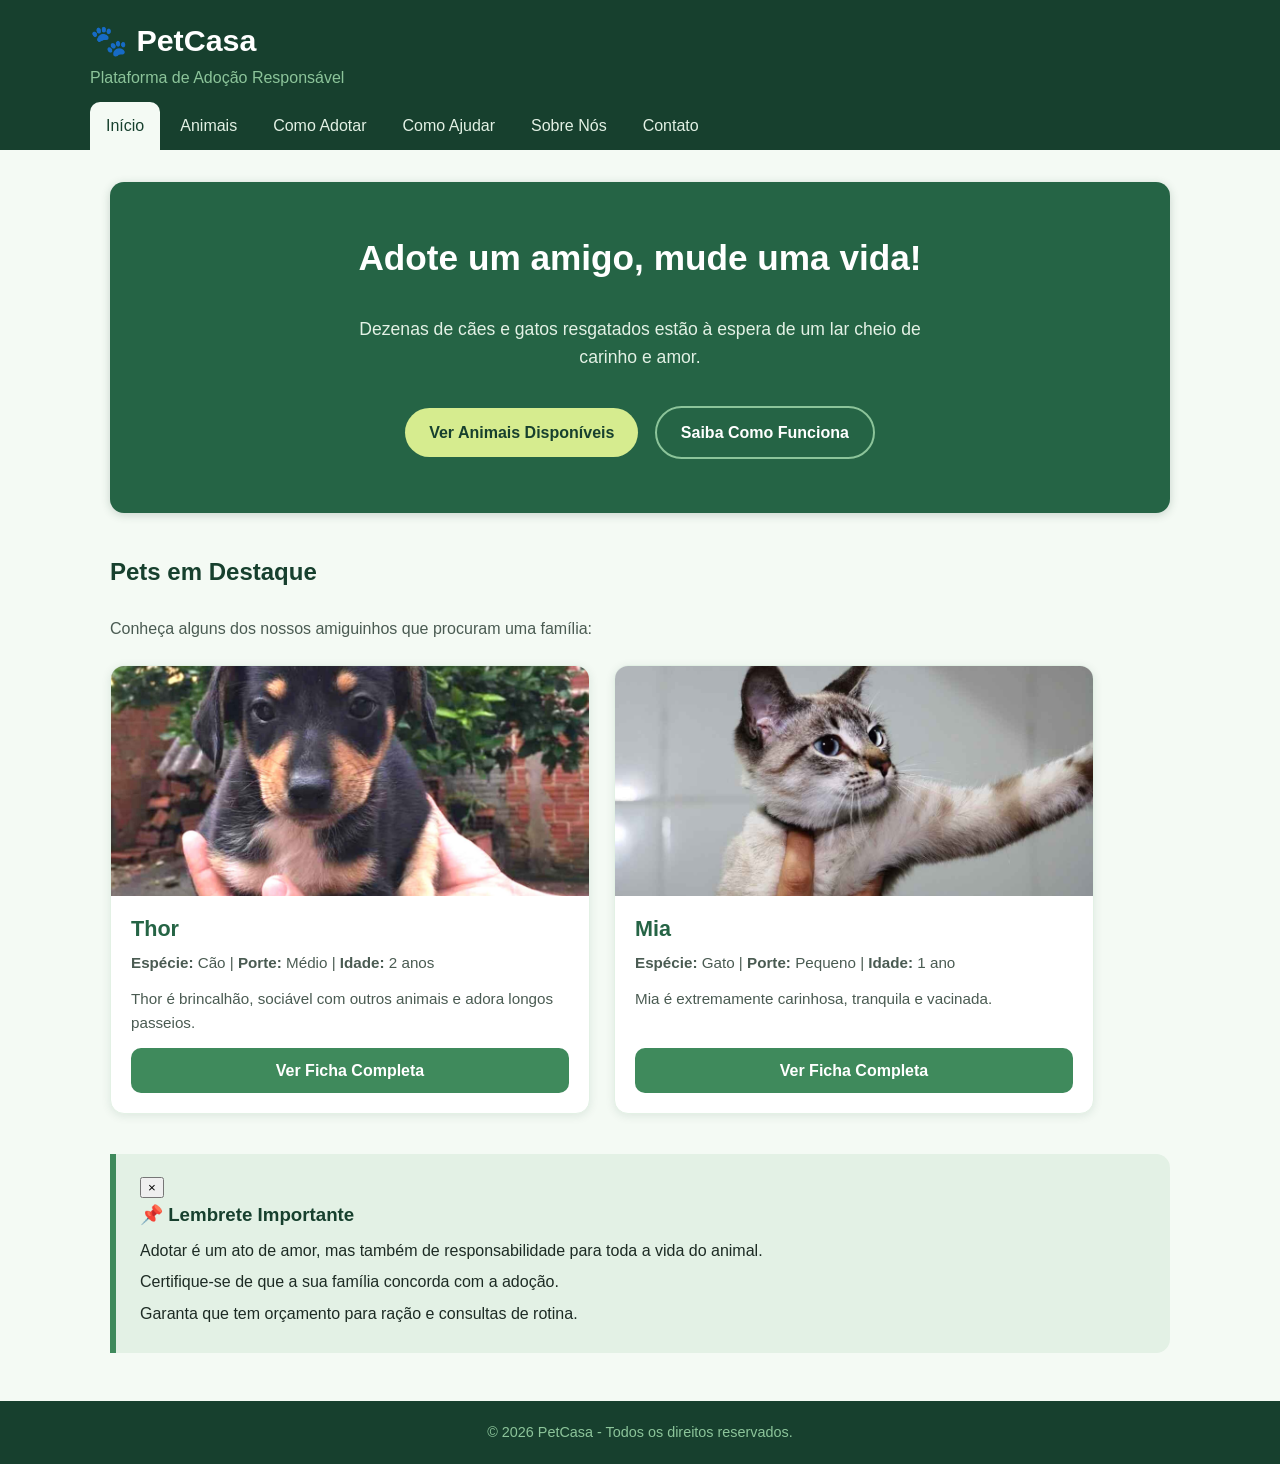
<file: index.html>
<!DOCTYPE html>
<html lang="pt-BR">
<head>
    <meta charset="UTF-8">
    <meta name="viewport" content="width=device-width, initial-scale=1.0">
    <title>PetCasa - Início</title>
    <link rel="stylesheet" href="assets/css/style.css">
    <script src="assets/js/script.js" defer></script>
</head>
<body>

    
    <header>
        <div class="logo">
            <h1>🐾 PetCasa</h1>
            <p>Plataforma de Adoção Responsável</p>
        </div>

        <nav>
                <a href="index.html" class="ativo">Início</a>
                <a href="pages/animais.html">Animais</a>
                <a href="pages/como-adotar.html">Como Adotar</a>
                <a href="pages/como_ajudar.html">Como Ajudar</a>
                <a href="pages/sobre.html">Sobre Nós</a>
                <a href="pages/contato.html">Contato</a>
        </nav>
    </header>

    
    <main>

        
        <section class="banner-hero">
            <h2>Adote um amigo, mude uma vida!</h2>
            <p>Dezenas de cães e gatos resgatados estão à espera de um lar cheio de carinho e amor.</p>
            <a href="pages/animais.html">Ver Animais Disponíveis</a>
            <a href="pages/como-adotar.html">Saiba Como Funciona</a>
        </section>

        
        <section class="destaques">
            <h2>Pets em Destaque</h2>
            <p>Conheça alguns dos nossos amiguinhos que procuram uma família:</p>

            <article class="card-pet">
                <img src="assets/img/thor.jpg" alt="Foto do cão Thor" width="250">
                <h3>Thor</h3>
                <p><strong>Espécie:</strong> Cão | <strong>Porte:</strong> Médio | <strong>Idade:</strong> 2 anos</p>
                <p>Thor é brincalhão, sociável com outros animais e adora longos passeios.</p>
                <a href="pages/detalhes-animal.html#thor">Ver Ficha Completa</a>
            </article>

            <article class="card-pet">
                <img src="assets/img/mia.jpg" alt="Foto da gata Mia" width="250">
                <h3>Mia</h3>
                <p><strong>Espécie:</strong> Gato | <strong>Porte:</strong> Pequeno | <strong>Idade:</strong> 1 ano</p>
                <p>Mia é extremamente carinhosa, tranquila e vacinada.</p>
                <a href="pages/detalhes-animal.html#mia">Ver Ficha Completa</a>
            </article>
        </section>

        
        <aside>
            <h3>📌 Lembrete Importante</h3>
            <p>Adotar é um ato de amor, mas também de responsabilidade para toda a vida do animal.</p>
            <p>Certifique-se de que a sua família concorda com a adoção.</p>
            <p>Garanta que tem orçamento para ração e consultas de rotina.</p>
            
        </aside>

    </main>

    
    <footer>
        <p>&copy; 2026 PetCasa - Todos os direitos reservados.</p>
    </footer>

    
</body>
</html>
</file>
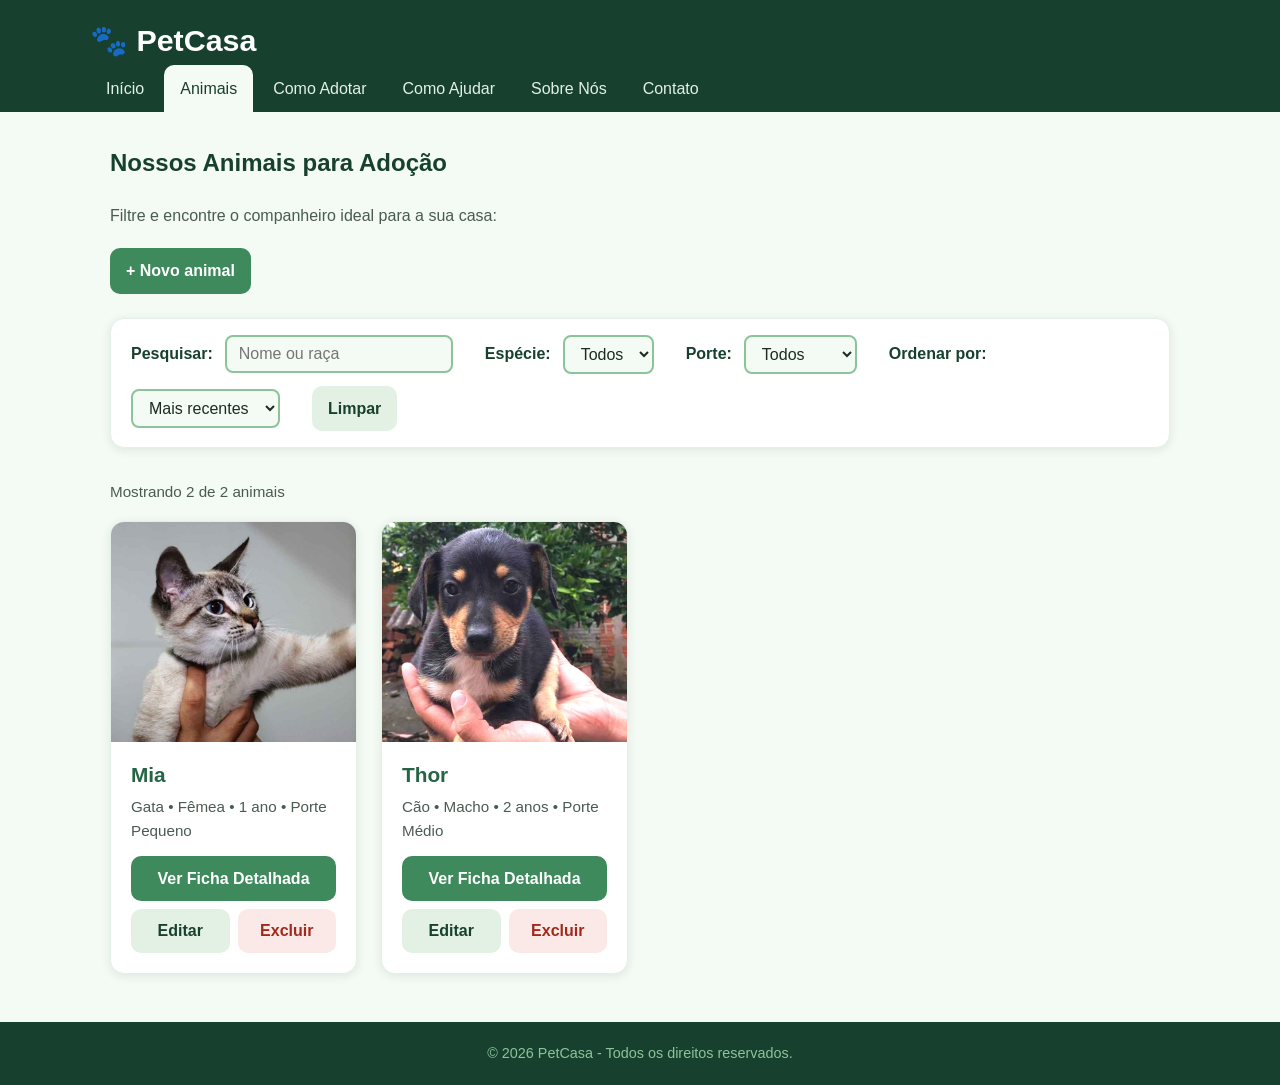
<file: pages/animais.html>
<!DOCTYPE html>
<html lang="pt-BR">
<head>
    <meta charset="UTF-8">
    <meta name="viewport" content="width=device-width, initial-scale=1.0">
    <title>PetCasa - Animais para Adoção</title>
    <link rel="stylesheet" href="../assets/css/style.css">
    <link rel="stylesheet" href="../assets/css/animais.css">
    <script src="../assets/js/animais.js" defer></script>

</head>
<body>

    <header>
        <div class="logo">
            <h1>🐾 PetCasa</h1>
        </div>
        <nav>
                <a href="../index.html">Início</a>
                <a href="animais.html" class="ativo">Animais</a>
                <a href="como-adotar.html">Como Adotar</a>
                <a href="como_ajudar.html">Como Ajudar</a>
                <a href="sobre.html">Sobre Nós</a>
                <a href="contato.html">Contato</a>
        </nav>
    </header>

    <main>
        <section class="catalogo">
            <h2>Nossos Animais para Adoção</h2>
            <p>Filtre e encontre o companheiro ideal para a sua casa:</p>

            
            <button type="button" id="btn-novo" class="btn btn-primario btn-novo">+ Novo animal</button>


            <div class="filtros">
                <label for="busca">Pesquisar:</label>
                <input type="search" id="busca" placeholder="Nome ou raça" autocomplete="off">

                <label for="filtro-especie">Espécie:</label>
                <select id="filtro-especie">
                    <option value="todos">Todos</option>
                    <option value="cao">Cães</option>
                    <option value="gato">Gatos</option>
                </select>

                <label for="filtro-porte">Porte:</label>
                <select id="filtro-porte">
                    <option value="todos">Todos</option>
                    <option value="pequeno">Pequeno</option>
                    <option value="medio">Médio</option>
                    <option value="grande">Grande</option>
                </select>

               
                <label for="ordenacao">Ordenar por:</label>
                <select id="ordenacao">
                    <option value="recentes">Mais recentes</option>
                    <option value="antigos">Mais antigos</option>
                    <option value="nome-az">Nome (A–Z)</option>
                    <option value="nome-za">Nome (Z–A)</option>
                    <option value="idade-asc">Idade (menor)</option>
                    <option value="idade-desc">Idade (maior)</option>
                </select>

                <button type="button" id="btn-limpar" class="btn btn-secundario">Limpar</button>
            </div>

            <p id="contagem" class="contagem" aria-live="polite"></p>
  
            <div class="grid-animais"></div>
        </section>
    </main>

    
    <dialog id="dialogo-form" aria-labelledby="titulo-form">
        <form id="form-animal" novalidate>
            <h3 id="titulo-form">Novo animal</h3>

            <input type="hidden" id="animal-id">
            <input type="hidden" id="animal-foto">

            <div class="campos-form">
                <div class="campo campo-largo">
                    <label for="nome">Nome *</label>
                    <input type="text" id="nome" name="nome" maxlength="40" autocomplete="off">
                    <span class="erro" data-erro="nome" role="alert"></span>
                </div>

                <div class="campo">
                    <label for="especie">Espécie *</label>
                    <select id="especie" name="especie">
                        <option value="">Selecione</option>
                        <option value="Cão">Cão</option>
                        <option value="Gato">Gato</option>
                    </select>
                    <span class="erro" data-erro="especie" role="alert"></span>
                </div>

                <div class="campo">
                    <label for="raca">Raça</label>
                    <input type="text" id="raca" name="raca" list="lista-racas" autocomplete="off"
                           placeholder="Digite para ver sugestões">
                    <datalist id="lista-racas"></datalist>
                </div>

                <div class="campo campo-largo">
                    <div class="bloco-api">
                        <button type="button" id="btn-buscar-foto" class="btn btn-secundario">Buscar foto da raça</button>
                        <img id="previa-foto" class="previa-foto" alt="Pré-visualização da foto" hidden>
                    </div>
                    <span id="status-api" class="status-api" aria-live="polite"></span>
                </div>

                <div class="campo">
                    <label for="porte">Porte *</label>
                    <select id="porte" name="porte">
                        <option value="">Selecione</option>
                        <option value="Pequeno">Pequeno</option>
                        <option value="Médio">Médio</option>
                        <option value="Grande">Grande</option>
                    </select>
                    <span class="erro" data-erro="porte" role="alert"></span>
                </div>

                <div class="campo">
                    <label for="idade">Idade (anos) *</label>
                    <input type="number" id="idade" name="idade" min="0" max="30" step="1">
                    <span class="erro" data-erro="idade" role="alert"></span>
                </div>

                <div class="campo">
                    <label for="sexo">Sexo *</label>
                    <select id="sexo" name="sexo">
                        <option value="">Selecione</option>
                        <option value="Macho">Macho</option>
                        <option value="Fêmea">Fêmea</option>
                    </select>
                    <span class="erro" data-erro="sexo" role="alert"></span>
                </div>

                <div class="campo">
                    <label for="status">Situação *</label>
                    <select id="status" name="status">
                        <option value="">Selecione</option>
                        <option value="Disponível">Disponível</option>
                        <option value="Em processo">Em processo</option>
                        <option value="Adotado">Adotado</option>
                    </select>
                    <span class="erro" data-erro="status" role="alert"></span>
                </div>

                <div class="campo campo-largo">
                    <label for="descricao">Descrição *</label>
                    <textarea id="descricao" name="descricao" rows="4"></textarea>
                    <span class="erro" data-erro="descricao" role="alert"></span>
                </div>
            </div>

            <div class="acoes-form">
                <button type="submit" class="btn btn-primario">Salvar</button>
                <button type="button" id="btn-cancelar" class="btn btn-secundario">Cancelar</button>
            </div>
        </form>
    </dialog>

    <footer>
        <p>&copy; 2026 PetCasa - Todos os direitos reservados.</p>
    </footer>


</body>
</html>
</file>
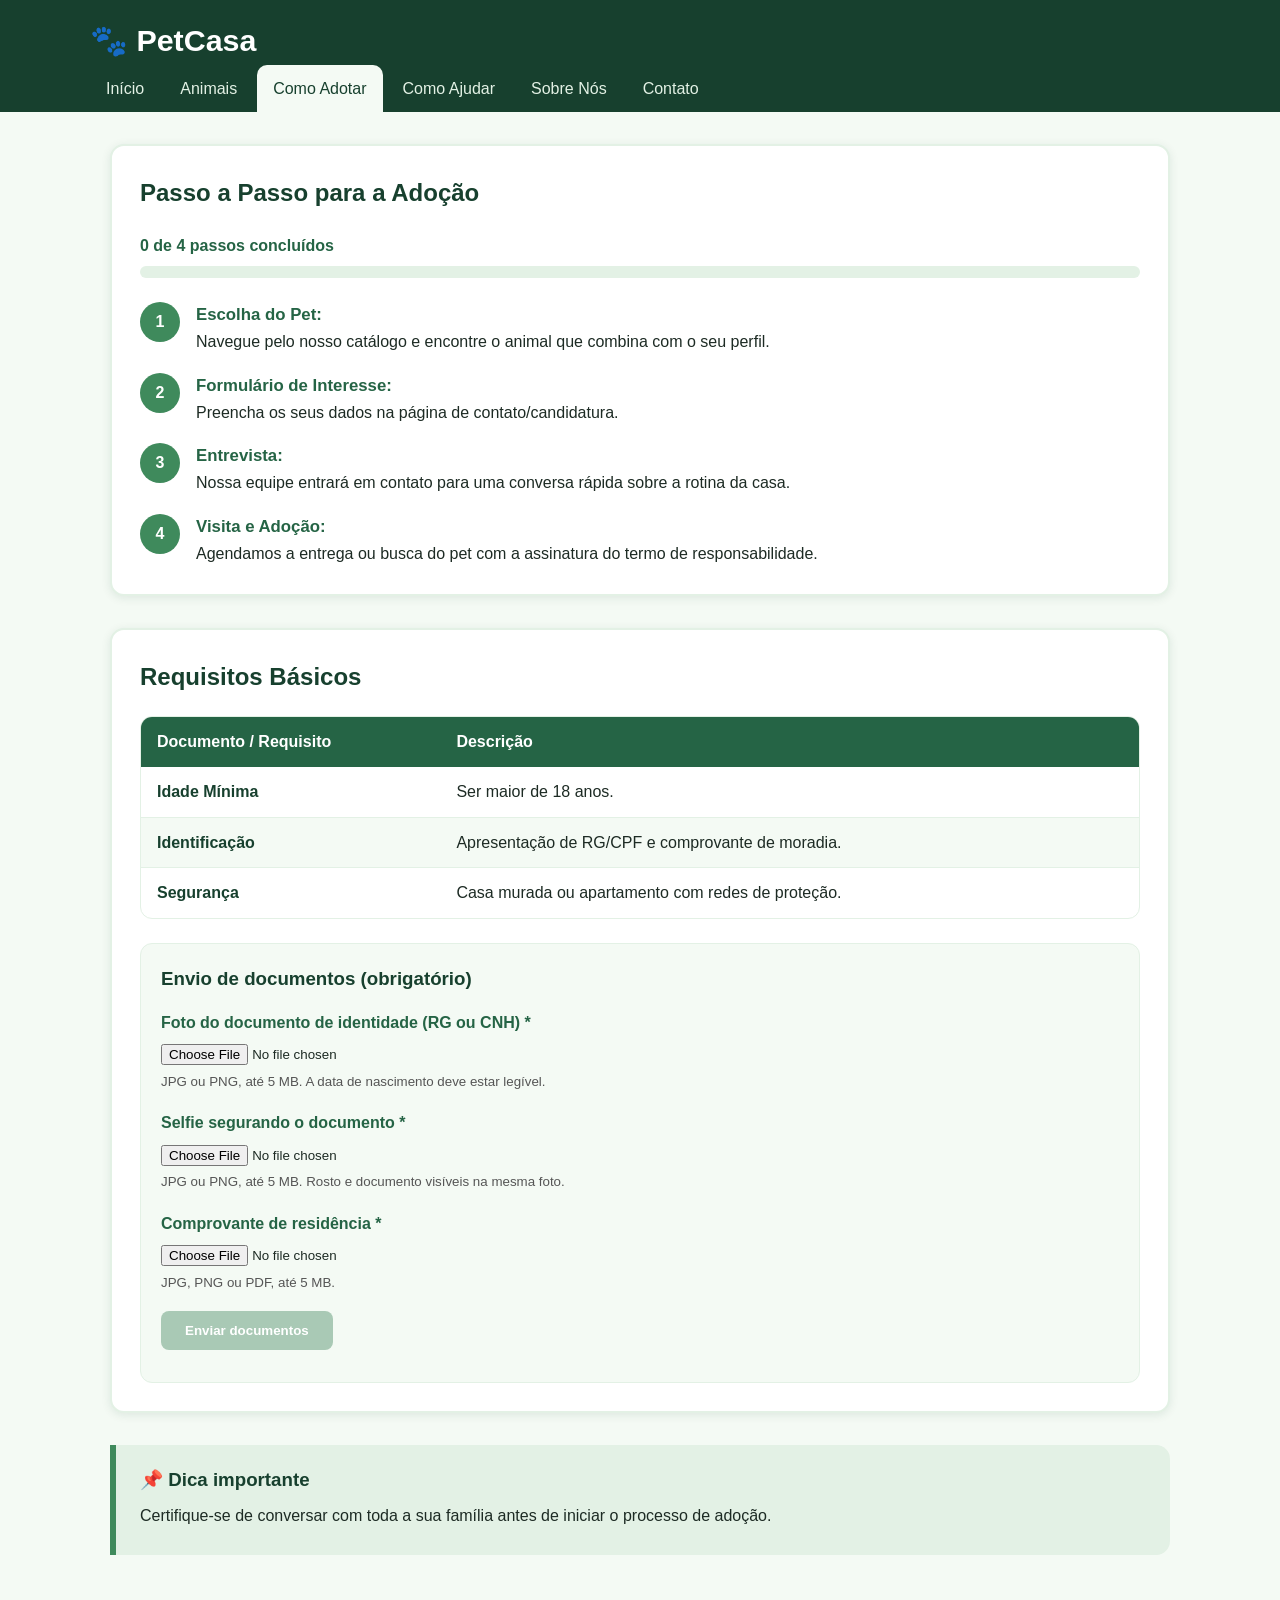
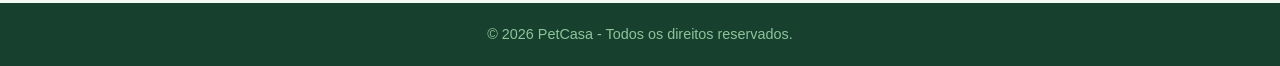
<file: pages/como-adotar.html>
<!DOCTYPE html>
<html lang="pt-BR">
<head>
    <meta charset="UTF-8">
    <meta name="viewport" content="width=device-width, initial-scale=1.0">
    <title>PetCasa - Como Adotar</title>
    <link rel="stylesheet" href="../assets/css/style.css">
    <link rel="stylesheet" href="../assets/css/como-adotar.css">
    <script src="../assets/js/como-adotar.js" defer></script>
    
</head>
<body>

    <header>
        <div class="logo">
            <h1>🐾 PetCasa</h1>
        </div>
        <nav>
                <a href="../index.html">Início</a>
                <a href="animais.html">Animais</a>
                <a href="como-adotar.html" class="ativo">Como Adotar</a>
                <a href="como_ajudar.html">Como Ajudar</a>
                <a href="sobre.html">Sobre Nós</a>
                <a href="contato.html">Contato</a>
        </nav>
    </header>

    <main>
        <section class="passos-adocao">
            <h2>Passo a Passo para a Adoção</h2>

            <p><strong>Escolha do Pet:</strong> Navegue pelo nosso catálogo e encontre o animal que combina com o seu perfil.</p>
            <p><strong>Formulário de Interesse:</strong> Preencha os seus dados na página de contato/candidatura.</p>
            <p><strong>Entrevista:</strong> Nossa equipe entrará em contato para uma conversa rápida sobre a rotina da casa.</p>
            <p><strong>Visita e Adoção:</strong> Agendamos a entrega ou busca do pet com a assinatura do termo de responsabilidade.</p>
        
        </section>

        <section class="requisitos">
            <h2>Requisitos Básicos</h2>
            <table border="1">
                <thead>
                    <tr>
                        <th>Documento / Requisito</th>
                        <th>Descrição</th>
                    </tr>
                </thead>
                <tbody>
                    <tr>
                        <td>Idade Mínima</td>
                        <td>Ser maior de 18 anos.</td>
                    </tr>
                    <tr>
                        <td>Identificação</td>
                        <td>Apresentação de RG/CPF e comprovante de moradia.</td>
                    </tr>
                    <tr>
                        <td>Segurança</td>
                        <td>Casa murada ou apartamento com redes de proteção.</td>
                    </tr>
                </tbody>
            </table>
        </section>
        <aside>
            <h3>📌 Dica importante</h3>
            <p>Certifique-se de conversar com toda a sua família antes de iniciar o processo de adoção.</p>
        </aside>
    </main>

    <footer>
        <p>&copy; 2026 PetCasa - Todos os direitos reservados.</p>
    </footer>
</body>
</html>
</file>
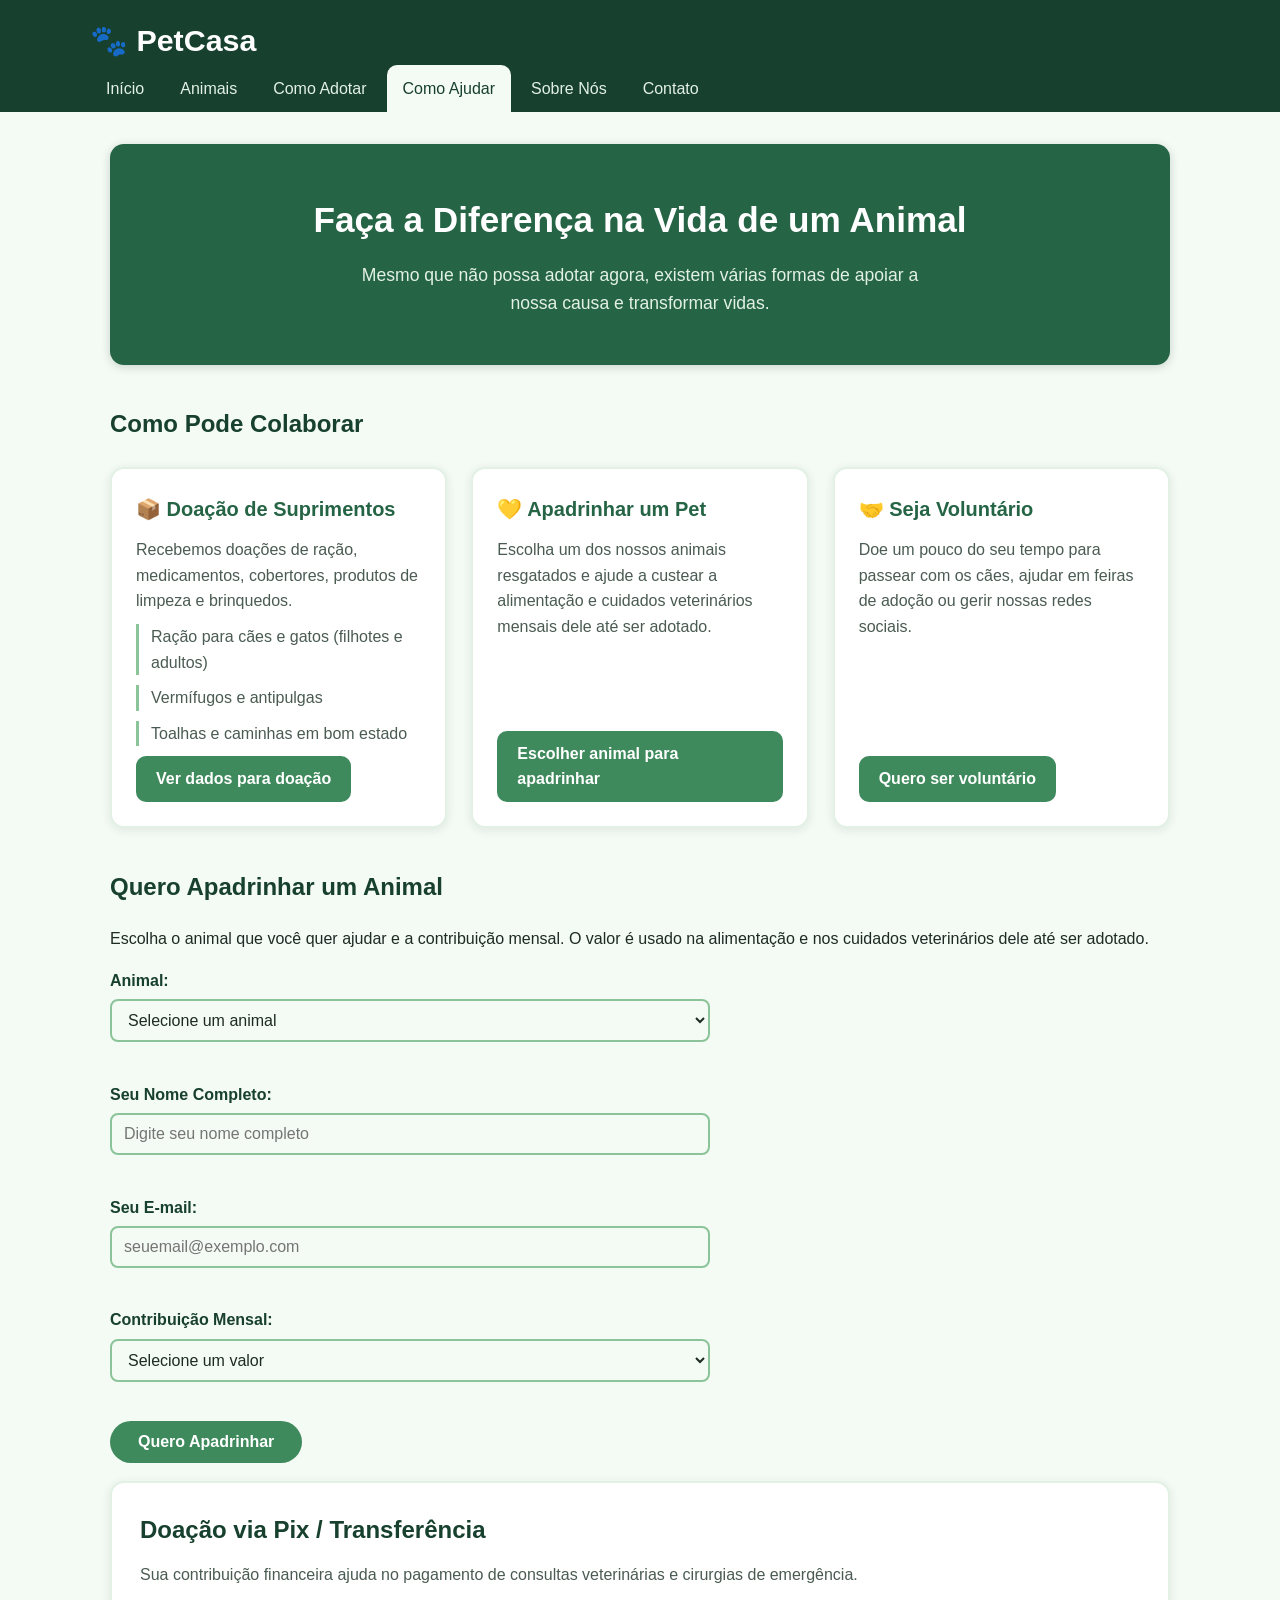
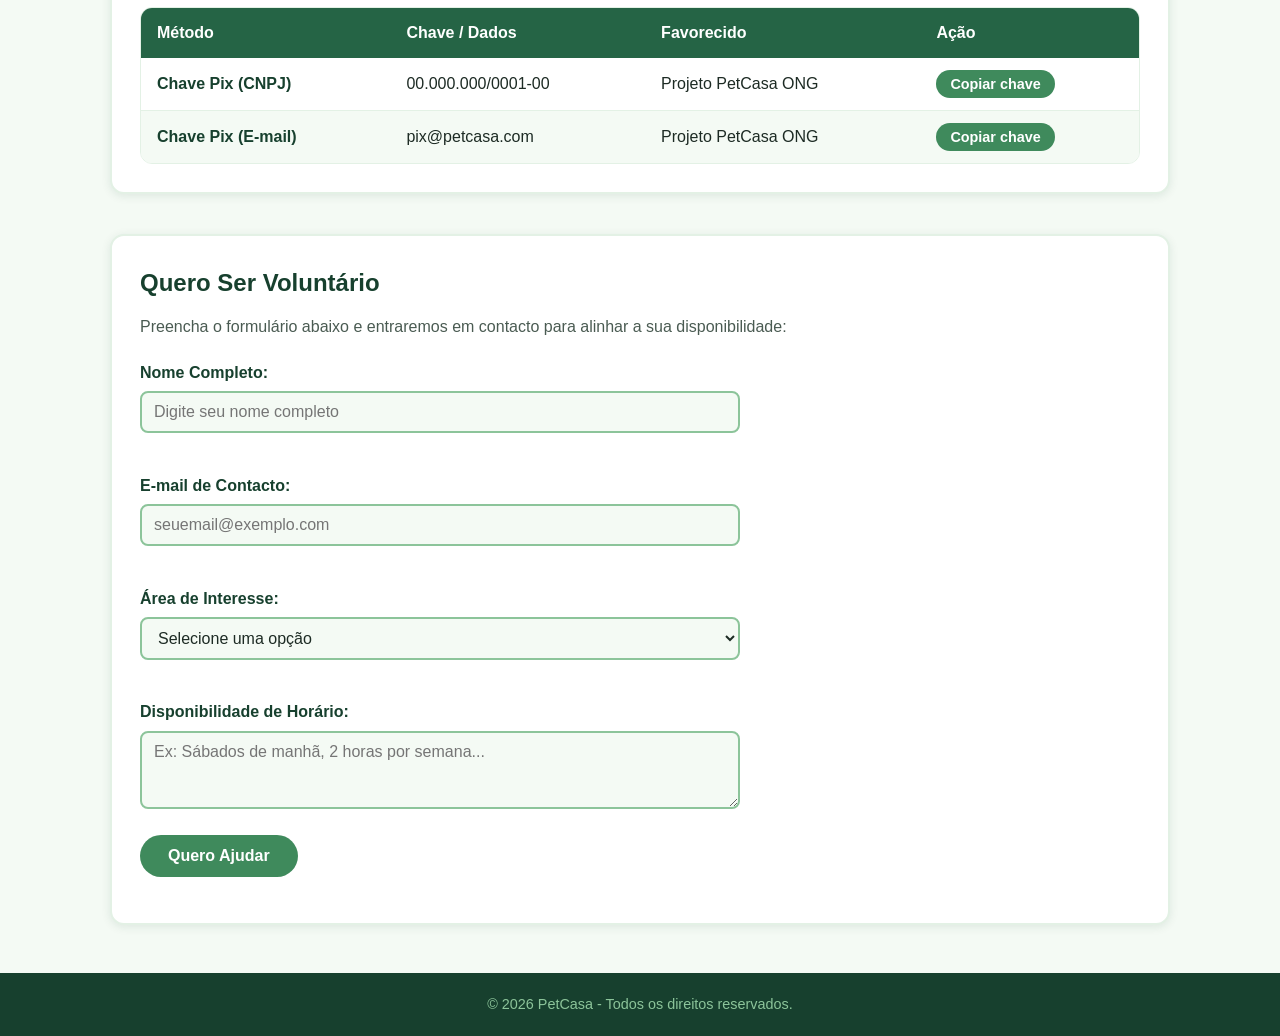
<file: pages/como_ajudar.html>
<!DOCTYPE html>
<html lang="pt-BR">
<head>
    <meta charset="UTF-8">
    <meta name="viewport" content="width=device-width, initial-scale=1.0">
    <title>PetCasa - Como Ajudar</title>
    <link rel="stylesheet" href="../assets/css/style.css">
    <link rel="stylesheet" href="../assets/css/como_ajudar.css">
    <script src="../assets/js/como_ajudar.js" defer></script>
  
</head>
<body>

    
    <header>
        <div class="logo">
            <h1>🐾 PetCasa</h1>
        </div>
        <nav>
                <a href="../index.html">Início</a>
                <a href="animais.html">Animais</a>
                <a href="como-adotar.html">Como Adotar</a>
                <a href="como_ajudar.html" class="ativo">Como Ajudar</a>
                <a href="sobre.html">Sobre Nós</a>
                <a href="contato.html">Contato</a>
        </nav>
    </header>

    
    <main>

        
        <section class="hero-ajuda">
            <h2>Faça a Diferença na Vida de um Animal</h2>
            <p>Mesmo que não possa adotar agora, existem várias formas de apoiar a nossa causa e transformar vidas.</p>
        </section>

        
        <section class="formas-ajuda">
            <h2>Como Pode Colaborar</h2>

            
            <article class="card-ajuda">
                <h3>📦 Doação de Suprimentos</h3>
                <p>Recebemos doações de ração, medicamentos, cobertores, produtos de limpeza e brinquedos.</p>
                <p>Ração para cães e gatos (filhotes e adultos)</p>
                <p>Vermífugos e antipulgas</p>
                <p>Toalhas e caminhas em bom estado</p>
            </article>

            
            <article class="card-ajuda">
                <h3>💛 Apadrinhar um Pet</h3>
                <p>Escolha um dos nossos animais resgatados e ajude a custear a alimentação e cuidados veterinários mensais dele até ser adotado.</p>
            </article>

            
            <article class="card-ajuda">
                <h3>🤝 Seja Voluntário</h3>
                <p>Doe um pouco do seu tempo para passear com os cães, ajudar em feiras de adoção ou gerir nossas redes sociais.</p>
            </article>
        </section>

        
        <section class="dados-doacao">
            <h2>Doação via Pix / Transferência</h2>
            <p>Sua contribuição financeira ajuda no pagamento de consultas veterinárias e cirurgias de emergência.</p>
            
            <table border="1">
                <thead>
                    <tr>
                        <th>Método</th>
                        <th>Chave / Dados</th>
                        <th>Favorecido</th>
                    </tr>
                </thead>
                <tbody>
                    <tr>
                        <td>Chave Pix (CNPJ)</td>
                        <td>00.000.000/0001-00</td>
                        <td>Projeto PetCasa ONG</td>
                    </tr>
                    <tr>
                        <td>Chave Pix (E-mail)</td>
                        <td>pix@petcasa.com</td>
                        <td>Projeto PetCasa ONG</td>
                    </tr>
                </tbody>
            </table>
        </section>

        
        <section class="form-voluntario">
            <h2>Quero Ser Voluntário</h2>
            <p>Preencha o formulário abaixo e entraremos em contacto para alinhar a sua disponibilidade:</p>

            <form action="#" method="post">
                <div>
                    <label for="nome-voluntario">Nome Completo:</label>
                    <input type="text" id="nome-voluntario" name="nome" placeholder="Digite seu nome completo" required>
                </div>

                <div>
                    <label for="email-voluntario">E-mail de Contacto:</label>
                    <input type="email" id="email-voluntario" name="email" placeholder="seuemail@exemplo.com" required>
                </div>

                <div>
                    <label for="area-interesse">Área de Interesse:</label>
                    <select id="area-interesse" name="area">
                        <option value="">Selecione uma opção</option>
                        <option value="passeio">Passeio e Socialização com Cães</option>
                        <option value="eventos">Apoio em Feiras de Adoção</option>
                        <option value="redes">Redes Sociais e Fotografia</option>
                        <option value="transporte">Transporte/Tarde de Lar Temporário</option>
                    </select>
                </div>

                <div>
                    <label for="mensagem-voluntario">Disponibilidade de Horário:</label>
                    <textarea id="mensagem-voluntario" name="mensagem" rows="3" placeholder="Ex: Sábados de manhã, 2 horas por semana..."></textarea>
                </div>

                <div>
                    <button type="submit">Quero Ajudar</button>
                </div>
            </form>
        </section>

    </main>

    
    <footer>
        <p>&copy; 2026 PetCasa - Todos os direitos reservados.</p>
    </footer>

    
</body>
</html>
</file>
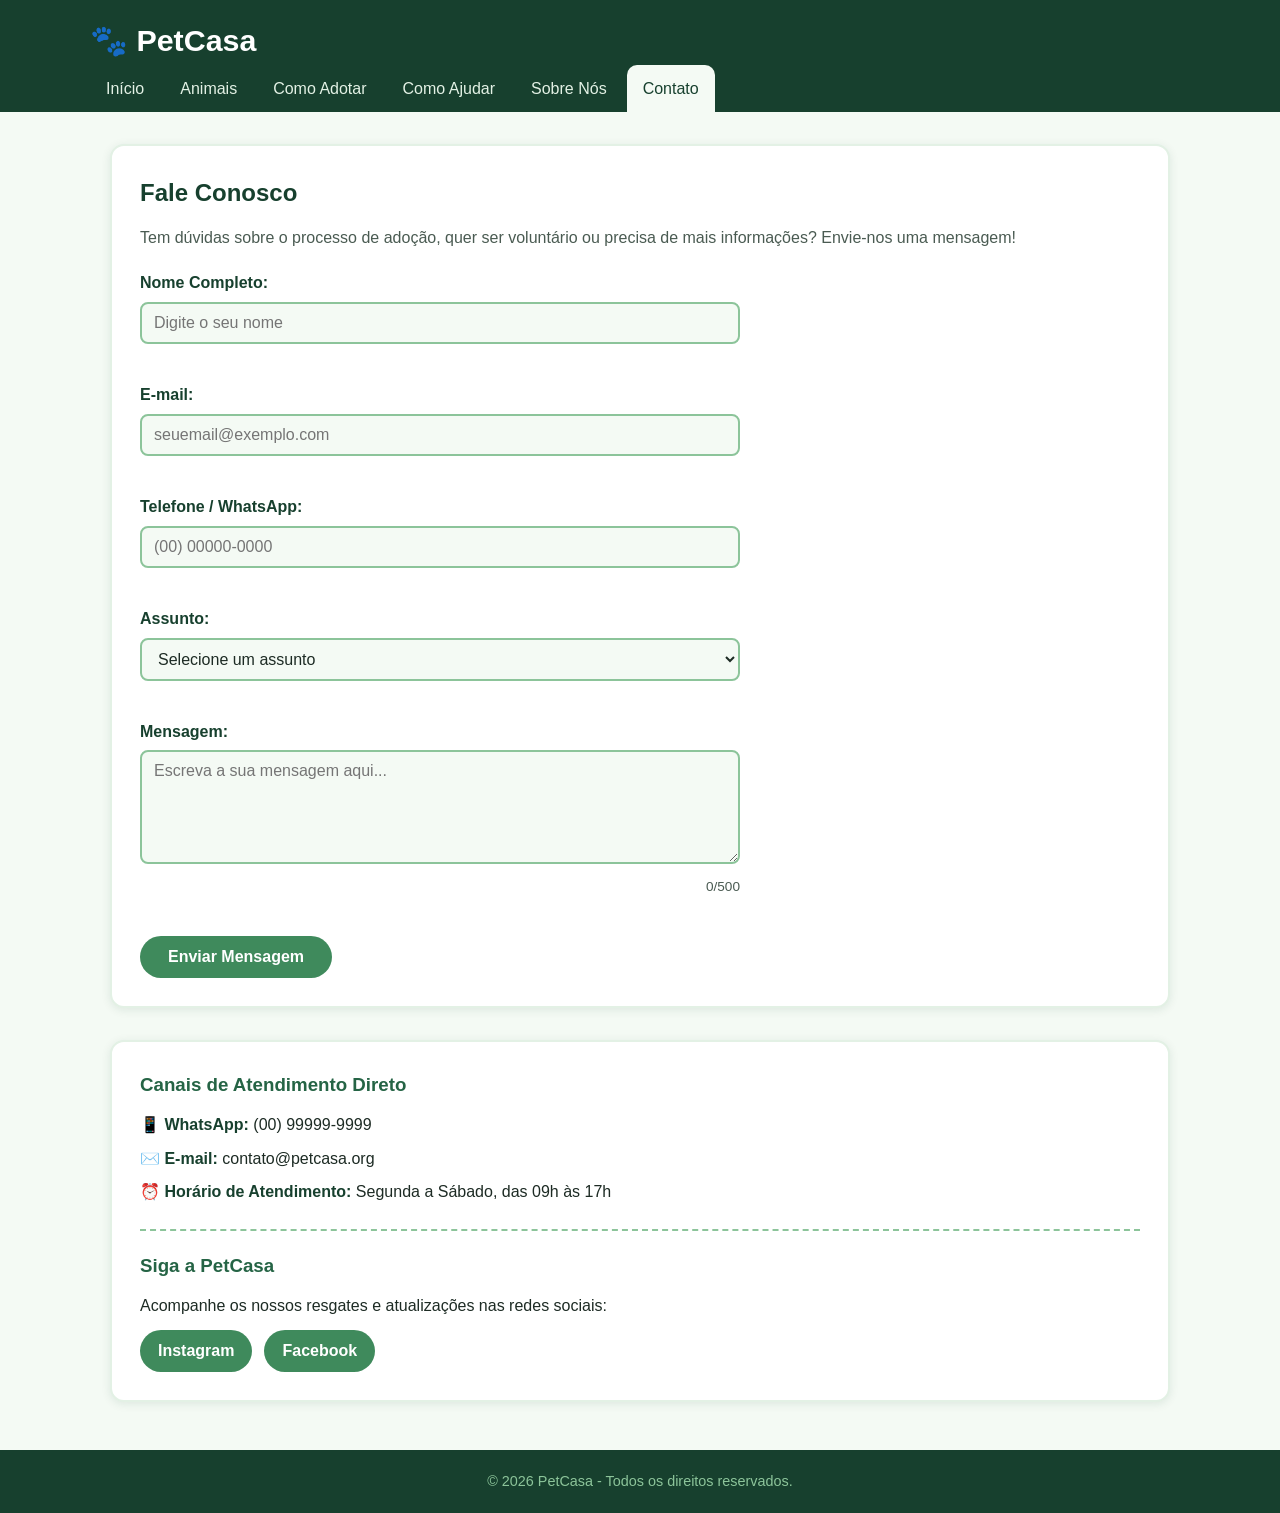
<file: pages/contato.html>
<!DOCTYPE html>
<html lang="pt-BR">
<head>
    <meta charset="UTF-8">
    <meta name="viewport" content="width=device-width, initial-scale=1.0">
    <title>PetCasa - Contato</title>
    <link rel="stylesheet" href="../assets/css/style.css">
    <link rel="stylesheet" href="../assets/css/contato.css">
    <script src="../assets/js/contato.js" defer></script>
    
</head>
<body>

   
    <header>
        <div class="logo">
            <h1>🐾 PetCasa</h1>
        </div>
        <nav>
                <a href="../index.html">Início</a>
                <a href="animais.html">Animais</a>
                <a href="como-adotar.html">Como Adotar</a>
                <a href="como_ajudar.html">Como Ajudar</a>
                <a href="sobre.html">Sobre Nós</a>
                <a href="contato.html" class="ativo">Contato</a>
        </nav>
    </header>


    <main>
        <section class="contato-container">
            <h2>Fale Conosco</h2>
            <p>Tem dúvidas sobre o processo de adoção, quer ser voluntário ou precisa de mais informações? Envie-nos uma mensagem!</p>

            <form action="#" method="POST" class="form-contato">
                <div class="campo">
                    <label for="nome">Nome Completo:</label>
                    <input type="text" id="nome" name="nome" placeholder="Digite o seu nome" required>
                </div>

                <div class="campo">
                    <label for="email">E-mail:</label>
                    <input type="email" id="email" name="email" placeholder="seuemail@exemplo.com" required>
                </div>

                <div class="campo">
                    <label for="telefone">Telefone / WhatsApp:</label>
                    <input type="tel" id="telefone" name="telefone" placeholder="(00) 00000-0000" required>
                </div>

                <div class="campo">
                    <label for="assunto">Assunto:</label>
                    <select id="assunto" name="assunto" required>
                        <option value="" disabled selected>Selecione um assunto</option>
                        <option value="adocao">Interesse em Adoção</option>
                        <option value="voluntariado">Seja Voluntário</option>
                        <option value="doacao">Dúvidas sobre Doações</option>
                        <option value="resgate">Informar Resgate / Denúncia</option>
                        <option value="outro">Outros Assuntos</option>
                    </select>
                </div>

                <div class="campo">
                    <label for="mensagem">Mensagem:</label>
                    <textarea id="mensagem" name="mensagem" rows="5" placeholder="Escreva a sua mensagem aqui..." required></textarea>
                </div>

                <button type="submit" class="btn">Enviar Mensagem</button>
            </form>
        </section>

        <section class="info-contato">
            <h3>Canais de Atendimento Direto</h3>
                <p><strong>📱 WhatsApp:</strong> (00) 99999-9999</p>
                <p><strong>✉️ E-mail:</strong> contato@petcasa.org</p>
                <p><strong>⏰ Horário de Atendimento:</strong> Segunda a Sábado, das 09h às 17h</p>
        

            <div class="redes-sociais">
                <h3>Siga a PetCasa</h3>
                <p>Acompanhe os nossos resgates e atualizações nas redes sociais:</p>
                <ul>
                    <li><a href="https://instagram.com" target="_blank" rel="noopener">Instagram</a></li>
                    <li><a href="https://facebook.com" target="_blank" rel="noopener">Facebook</a></li>
                </ul>
            </div>
        </section>
    </main>

    <footer>
        <p>&copy; 2026 PetCasa - Todos os direitos reservados.</p>
    </footer>

    
</body>
</html>
</file>
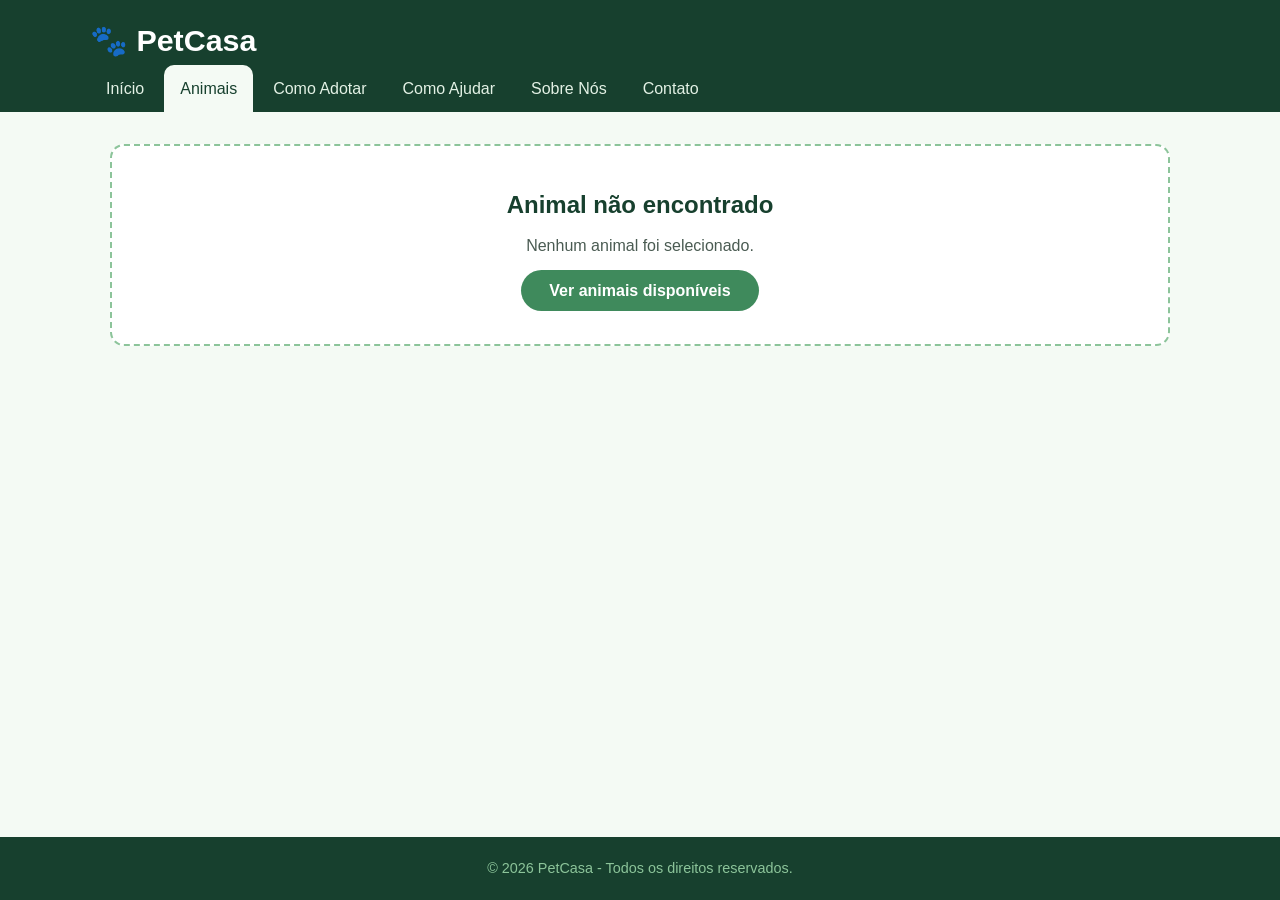
<file: pages/detalhes-animal.html>
<!DOCTYPE html>
<html lang="pt-BR">
<head>
    <meta charset="UTF-8">
    <meta name="viewport" content="width=device-width, initial-scale=1.0">
    <title>PetCasa - Detalhes dos Animais</title>
    <link rel="stylesheet" href="../assets/css/style.css">
    <link rel="stylesheet" href="../assets/css/detalhes-animal.css">
    <script src="../assets/js/detalhes-animal.js" defer></script>
</head>
<body>


    <header>
        <div class="logo">
            <h1>🐾 PetCasa</h1>
        </div>
        <nav>
                <a href="../index.html">Início</a>
                <a href="animais.html" class="ativo">Animais</a>
                <a href="como-adotar.html">Como Adotar</a>
                <a href="como_ajudar.html">Como Ajudar</a>
                <a href="sobre.html">Sobre Nós</a>
                <a href="contato.html">Contato</a>
        </nav>
    </header>

        <main id="conteudo-animal"></main>

    <footer>
        <p>&copy; 2026 PetCasa - Todos os direitos reservados.</p>
    </footer>

    <script src="../assets/js/script.js" defer></script>
</body>
</html>
</file>
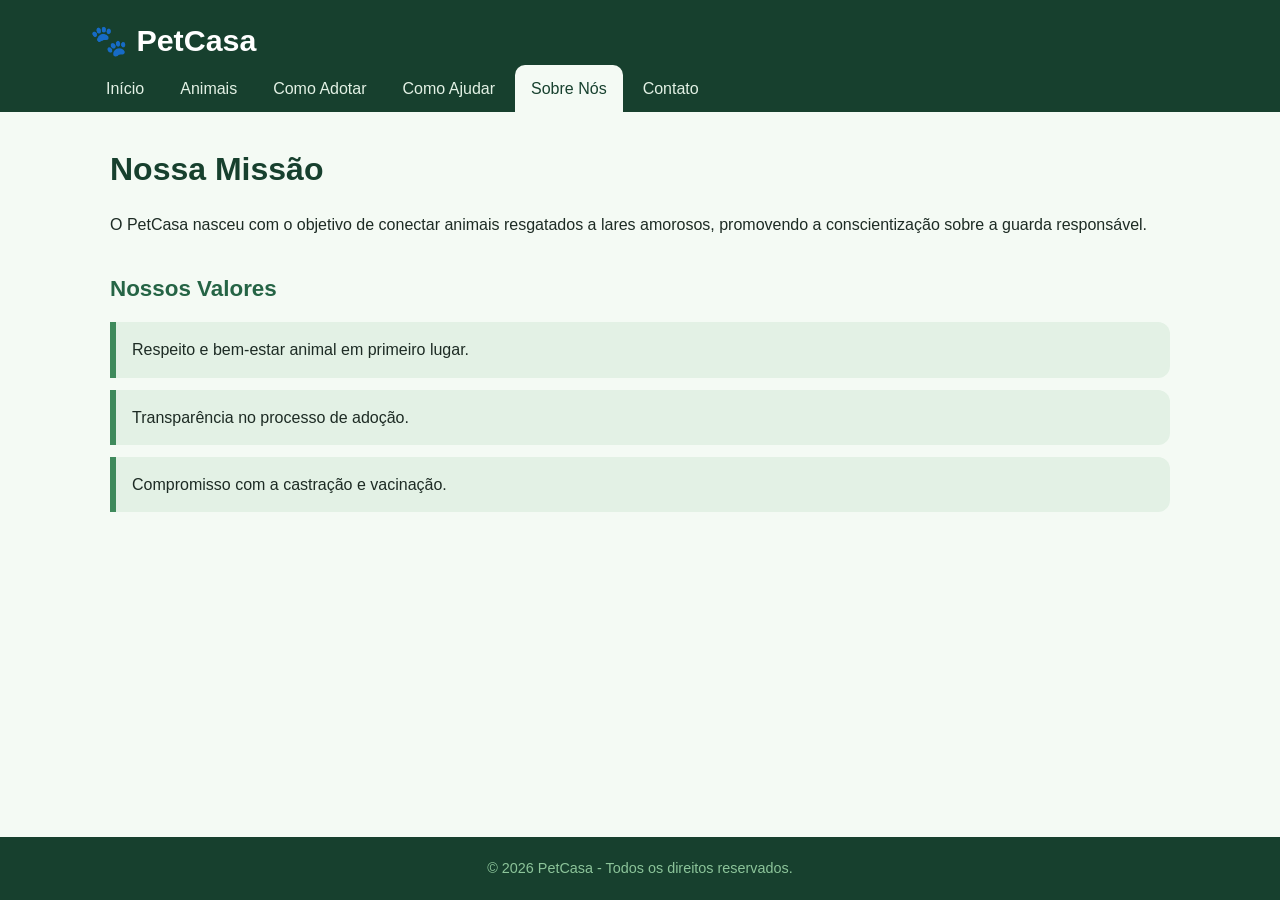
<file: pages/sobre.html>
<!DOCTYPE html>
<html lang="pt-BR">
<head>
    <meta charset="UTF-8">
    <meta name="viewport" content="width=device-width, initial-scale=1.0">
    <title>PetCasa - Sobre Nós</title>
    <link rel="stylesheet" href="../assets/css/style.css">
    <link rel="stylesheet" href="../assets/css/sobre.css">
    <script src="../assets/js/sobre.js" defer></script>
</head>
<body>

    <header>
        <div class="logo">
            <h1>🐾 PetCasa</h1>
        </div>
        <nav>
                <a href="../index.html">Início</a>
                <a href="animais.html">Animais</a>
                <a href="como-adotar.html">Como Adotar</a>
                <a href="como_ajudar.html">Como Ajudar</a>
                <a href="sobre.html" class="ativo">Sobre Nós</a>
                <a href="contato.html">Contato</a>
        </nav>
    </header>

    <main>
        <section class="sobre-projeto">
            <h2>Nossa Missão</h2>
            <p>O PetCasa nasceu com o objetivo de conectar animais resgatados a lares amorosos, promovendo a conscientização sobre a guarda responsável.</p>

            <h3>Nossos Valores</h3>
            <p class="valor">Respeito e bem-estar animal em primeiro lugar.</p>
            <p class="valor">Transparência no processo de adoção.</p>
            <p class="valor">Compromisso com a castração e vacinação.</p>
        </section>
    </main>

    <footer>
        <p>&copy; 2026 PetCasa - Todos os direitos reservados.</p>
    </footer>

</body>
</html>
</file>
<file: assets/css/style.css>
* {
  box-sizing: border-box;
}

body {
  margin: 0;
  min-height: 100vh;
  display: flex;
  flex-direction: column;
  font-family: "Segoe UI", Arial, sans-serif;
  line-height: 1.6;
  color: #1d2b24;
  background-color: #f4faf4;
}

img {
  max-width: 100%;
  display: block;
}

a:focus {
  outline: 3px solid #d6ec8f;
  outline-offset: 3px;
}




header {
  background-color: #17402e;
  color: #ffffff;
  padding: 16px 20px 0;
}
 
.logo {
  max-width: 1100px;
  margin: 0 auto;
}
 
.logo h1 {
  margin: 0;
  font-size: 1.9rem;
}
 
.logo p {
  margin: 0 0 12px;
  color: #8cc49a;
}
 
nav {
  max-width: 1100px;
  margin: 0 auto;
  display: flex;
  flex-wrap: wrap;
  gap: 4px;
}
 
nav a {
  color: #e3f1e5;
  text-decoration: none;
  padding: 11px 16px;
  border-radius: 10px 10px 0 0;
  font-weight: 500;
}
 
nav a:hover {
  background-color: #256445;
  color: #ffffff;
}
 
nav a.ativo {
  background-color: #f4faf4;
  color: #17402e;
}




main {
  width: 100%;
  max-width: 1100px;
  margin: 0 auto;
  padding: 32px 20px 48px;
}
 
main h2 {
  margin-top: 0;
  color: #17402e;
}

.banner-hero {
  background-color: #256445;
  color: #ffffff;
  border-radius: 14px;
  padding: 48px 32px;
  text-align: center;
  margin-bottom: 40px;
  box-shadow: 0 2px 10px rgba(23, 64, 46, 0.2);
}
 
.banner-hero h2 {
  color: #ffffff;
  font-size: 2.2rem;
}
 
.banner-hero p {
  max-width: 600px;
  margin: 0 auto 28px;
  color: #e3f1e5;
  font-size: 1.1rem;
}
 
.banner-hero a {
  display: inline-block;
  margin: 6px;
  padding: 12px 24px;
  border-radius: 999px;
  font-weight: 600;
  text-decoration: none;
}
 
.banner-hero a:first-of-type {
  background-color: #d6ec8f;
  color: #17402e;
}
 
.banner-hero a:first-of-type:hover {
  background-color: #ffffff;
}
 
.banner-hero a:last-of-type {
  border: 2px solid #8cc49a;
  color: #ffffff;
}
 
.banner-hero a:last-of-type:hover {
  background-color: #3f8a5c;
  border-color: #3f8a5c;
}

.destaques {
  display: flex;
  flex-wrap: wrap;
  gap: 24px;
  margin-bottom: 40px;
}
 
.destaques h2,
.destaques > p {
  width: 100%;
  margin: 0;
}
 
.destaques > p {
  color: #4a5b52;
}
 
.card-pet {
  flex: 1 1 280px;
  max-width: 480px;
  background-color: #ffffff;
  border: 1px solid #e3f1e5;
  border-radius: 14px;
  overflow: hidden;
  box-shadow: 0 2px 10px rgba(23, 64, 46, 0.1);
  display: flex;
  flex-direction: column;
}
 
.card-pet img {
  width: 100%;
  height: 230px;
  object-fit: cover;
}
 
.card-pet h3 {
  margin: 16px 20px 4px;
  color: #256445;
  font-size: 1.35rem;
}
 
.card-pet p {
  margin: 0 20px 12px;
  font-size: 0.95rem;
  color: #4a5b52;
}
 
.card-pet a {
  margin: auto 20px 20px;
  padding: 10px 16px;
  text-align: center;
  text-decoration: none;
  font-weight: 600;
  color: #ffffff;
  background-color: #3f8a5c;
  border-radius: 10px;
}
 
.card-pet a:hover {
  background-color: #256445;
}

aside {
  background-color: #e3f1e5;
  border-left: 6px solid #3f8a5c;
  border-radius: 0 14px 14px 0;
  padding: 20px 24px;
}
 
aside h3 {
  margin: 0 0 8px;
  color: #17402e;
}
 
aside p {
  margin: 6px 0;
}




footer {
  margin-top: auto;
  background-color: #17402e;
  color: #8cc49a;
  text-align: center;
  padding: 20px;
  font-size: 0.9rem;
}
 
footer p {
  margin: 0;
}




@media (max-width: 768px) {
  header {
    padding: 14px 16px 0;
  }
 
  main {
    padding: 24px 16px 36px;
  }
 
  .banner-hero {
    padding: 40px 24px;
    margin-bottom: 32px;
  }
 
  .banner-hero h2 {
    font-size: 1.8rem;
  }
 
  .banner-hero p {
    font-size: 1rem;
  }
 
  .destaques {
    margin-bottom: 32px;
  }
 
  .card-pet img {
    height: 210px;
  }
}
 

@media (max-width: 640px) {
  .logo h1 {
    font-size: 1.6rem;
  }
 
  nav {
    flex-wrap: nowrap;
    overflow-x: auto;
  }
 
  nav a {
    white-space: nowrap;
    padding: 10px 14px;
  }
 
  .banner-hero {
    padding: 32px 20px;
  }
 
  .banner-hero h2 {
    font-size: 1.6rem;
  }
 
  .banner-hero a {
    display: block;
    margin: 10px 0;
  }
 
  .card-pet {
    max-width: none;
  }
 
  aside {
    padding: 16px 18px;
  }
}
</file>
<file: assets/css/animais.css>
.catalogo > p {
  margin: 0;
  color: #4a5b52;
}


.filtros {
  display: flex;
  flex-wrap: wrap;
  align-items: center;
  gap: 12px;
  margin: 24px 0 32px;
  padding: 16px 20px;
  background-color: #ffffff;
  border: 1px solid #e3f1e5;
  border-radius: 14px;
  box-shadow: 0 2px 10px rgba(23, 64, 46, 0.1);
}

.filtros label {
  font-weight: 600;
  color: #17402e;
}

.filtros select {
  margin-right: 20px;
  padding: 8px 12px;
  font-family: inherit;
  font-size: 1rem;
  color: #1d2b24;
  background-color: #f4faf4;
  border: 2px solid #8cc49a;
  border-radius: 8px;
  cursor: pointer;
}

.filtros select:hover {
  border-color: #3f8a5c;
}

.filtros select:focus {
  outline: 3px solid #d6ec8f;
  border-color: #3f8a5c;
}


.grid-animais {
  display: grid;
  grid-template-columns: repeat(auto-fill, minmax(240px, 1fr));
  gap: 24px;
}

.grid-animais .card-pet {
  max-width: none;
  display: flex;
  flex-direction: column;
  background-color: #ffffff;
  border: 1px solid #e3f1e5;
  border-radius: 14px;
  overflow: hidden;
  box-shadow: 0 2px 10px rgba(23, 64, 46, 0.1);
  transition: transform 0.2s, box-shadow 0.2s;
}

.grid-animais .card-pet:hover {
  transform: translateY(-4px);
  box-shadow: 0 6px 16px rgba(23, 64, 46, 0.18);
}

.grid-animais .card-pet img {
  width: 100%;
  height: 220px;
  object-fit: cover;
}

.grid-animais .card-pet h3 {
  margin: 16px 20px 4px;
  color: #256445;
  font-size: 1.3rem;
}

.grid-animais .card-pet p {
  margin: 0 20px 12px;
  font-size: 0.95rem;
  color: #4a5b52;
}

.grid-animais .card-pet a {
  margin: auto 20px 20px;
  padding: 10px 16px;
  text-align: center;
  text-decoration: none;
  font-weight: 600;
  color: #ffffff;
  background-color: #3f8a5c;
  border-radius: 10px;
}

.grid-animais .card-pet a:hover {
  background-color: #256445;
}


.btn {
  border: none;
  border-radius: 10px;
  padding: 10px 16px;
  font: inherit;
  font-weight: 600;
  cursor: pointer;
  transition: background-color 0.15s ease, opacity 0.15s ease;
}

.btn:focus-visible {
  outline: 3px solid #d6ec8f;
  outline-offset: 2px;
}

.btn:disabled {
  opacity: 0.6;
  cursor: wait;
}

.btn-primario {
  background-color: #3f8a5c;
  color: #ffffff;
}

.btn-primario:hover:not(:disabled) {
  background-color: #256445;
}

.btn-secundario {
  background-color: #e3f1e5;
  color: #17402e;
}

.btn-secundario:hover:not(:disabled) {
  background-color: #cfe6d3;
}

.btn-perigo {
  background-color: #fbe9e7;
  color: #a12a1c;
}

.btn-perigo:hover:not(:disabled) {
  background-color: #f4cfca;
}

.btn-novo {
  margin-top: 20px;
}


.filtros input[type="search"] {
  margin-right: 20px;
  padding: 8px 12px;
  font-family: inherit;
  font-size: 1rem;
  color: #1d2b24;
  background-color: #f4faf4;
  border: 2px solid #8cc49a;
  border-radius: 8px;
}

.filtros input[type="search"]:hover {
  border-color: #3f8a5c;
}

.filtros input[type="search"]:focus {
  outline: 3px solid #d6ec8f;
  border-color: #3f8a5c;
}


.catalogo > .contagem {
  margin: 0 0 16px;
  font-size: 0.95rem;
}


.grid-animais .card-pet .card-rodape {
  margin: auto 20px 20px;
  display: flex;
  flex-direction: column;
  gap: 8px;
}

.grid-animais .card-pet .card-rodape a {
  margin: 0;
}

.card-rodape .acoes {
  display: flex;
  gap: 8px;
}

.card-rodape .acoes .btn {
  flex: 1;
  padding: 9px 12px;
}


.aviso {
  position: fixed;
  bottom: 24px;
  left: 50%;
  transform: translateX(-50%);
  max-width: 90vw;
  padding: 12px 20px;
  background-color: #17402e;
  color: #ffffff;
  font-size: 0.95rem;
  border-radius: 999px;
  box-shadow: 0 4px 14px rgba(0, 0, 0, 0.25);
  z-index: 1000;
}

.aviso[hidden] {
  display: none;
}


dialog {
  width: min(640px, 92vw);
  max-height: 90vh;
  padding: 0;
  border: none;
  border-radius: 14px;
  color: #1d2b24;
  box-shadow: 0 10px 40px rgba(0, 0, 0, 0.3);
}

dialog::backdrop {
  background-color: rgba(23, 64, 46, 0.55);
}

#form-animal {
  padding: 24px;
}

#form-animal h3 {
  margin: 0 0 16px;
  color: #17402e;
  font-size: 1.4rem;
}

.campos-form {
  display: grid;
  grid-template-columns: 1fr 1fr;
  gap: 14px;
}

.campo {
  display: flex;
  flex-direction: column;
  gap: 4px;
}

.campo-largo {
  grid-column: 1 / -1;
}

.campo label {
  font-weight: 600;
  font-size: 0.9rem;
  color: #17402e;
}

.campo input,
.campo select,
.campo textarea {
  padding: 10px 12px;
  font: inherit;
  color: #1d2b24;
  background-color: #ffffff;
  border: 1px solid #b9d6bf;
  border-radius: 10px;
}

.campo input:focus,
.campo select:focus,
.campo textarea:focus {
  outline: 3px solid #d6ec8f;
  border-color: #3f8a5c;
}

.campo [aria-invalid="true"] {
  border-color: #c0392b;
}

.erro {
  min-height: 1em;
  font-size: 0.85rem;
  color: #a12a1c;
}

.bloco-api {
  display: flex;
  flex-wrap: wrap;
  align-items: center;
  gap: 12px;
}

.previa-foto {
  width: 96px;
  height: 96px;
  object-fit: cover;
  border: 1px solid #b9d6bf;
  border-radius: 10px;
}

.status-api {
  font-size: 0.85rem;
  color: #4a5b52;
}

.acoes-form {
  display: flex;
  flex-wrap: wrap;
  gap: 8px;
  margin-top: 20px;
}


@media (max-width: 768px) {
  .filtros {
    margin: 20px 0 24px;
    padding: 14px 16px;
  }

  .grid-animais .card-pet img {
    height: 200px;
  }
}


@media (max-width: 640px) {
  .filtros {
    flex-direction: column;
    align-items: stretch;
  }
 
  .filtros select,
  .filtros input[type="search"] {
    width: 100%;
    margin-right: 0;
    margin-bottom: 8px;
  }
 
  .campos-form {
    grid-template-columns: 1fr;
  }
 
  #form-animal {
    padding: 18px;
  }
}
</file>
<file: assets/css/como-adotar.css>
.passos-adocao,
.requisitos {
  margin-bottom: 32px;
  padding: 28px;
  background-color: #ffffff;
  border: 2px solid #e3f1e5;
  border-radius: 14px;
  box-shadow: 0 2px 10px rgba(23, 64, 46, 0.1);
}
 
.passos-adocao h2,
.requisitos h2 {
  margin: 0 0 20px;
  color: #17402e;
}
 

.passos-adocao {
  counter-reset: passo;          
}
 
.passos-adocao p {
  counter-increment: passo;      
  position: relative;
  margin: 0 0 18px;
  padding-left: 56px;
  min-height: 40px;
}
 
.passos-adocao p:last-child {
  margin-bottom: 0;
}
 

.passos-adocao p::before {
  content: counter(passo);
  position: absolute;
  left: 0;
  top: 0;
  width: 40px;
  height: 40px;
  display: flex;
  align-items: center;
  justify-content: center;
  background-color: #3f8a5c;
  color: #ffffff;
  font-weight: 700;
  border-radius: 50%;
}
 
.passos-adocao strong {
  display: block;
  color: #256445;
  font-size: 1.05rem;
}
 

.requisitos table {
  width: 100%;
  border-collapse: separate;
  border-spacing: 0;
  border: 1px solid #e3f1e5;
  border-radius: 12px;
  overflow: hidden;
}
 
.requisitos th {
  padding: 12px 16px;
  text-align: left;
  background-color: #256445;
  color: #ffffff;
  border: none;
}
 
.requisitos td {
  padding: 12px 16px;
  border: none;
  border-bottom: 1px solid #e3f1e5;
}
 
.requisitos tbody tr:last-child td {
  border-bottom: none;
}
 
.requisitos tbody tr:nth-child(even) {
  background-color: #f4faf4;
}
 
.requisitos td:first-child {
  width: 30%;
  font-weight: 600;
  color: #17402e;
}


.passos-adocao p {
  cursor: pointer;
}

.passos-adocao p.concluido::before {
  content: "✓";
  background-color: #17402e;
}

.passos-adocao p.concluido strong {
  text-decoration: line-through;
  opacity: 0.7;
}

.progresso-passos {
  margin-bottom: 24px;
}

.progresso-texto {
  display: block;
  margin-bottom: 8px;
  font-weight: 600;
  color: #256445;
}

.progresso-barra {
  height: 12px;
  background-color: #e3f1e5;
  border-radius: 6px;
  overflow: hidden;
}

.progresso-preenchimento {
  width: 0;
  height: 100%;
  background-color: #3f8a5c;
  transition: width 0.3s;
}

.form-documentos {
  margin-top: 24px;
  padding: 20px;
  background-color: #f4faf4;
  border: 1px solid #e3f1e5;
  border-radius: 12px;
}

.form-documentos h3 {
  margin: 0 0 16px;
  color: #17402e;
}

.campo-documento {
  margin-bottom: 18px;
}

.campo-documento label {
  display: block;
  margin-bottom: 6px;
  font-weight: 600;
  color: #256445;
}

.campo-documento input[type="file"] {
  width: 100%;
  max-width: 100%;
}

.campo-documento .dica {
  display: block;
  margin-top: 4px;
  color: #555555;
}

.erro-documento {
  display: block;
  margin-top: 4px;
  color: #b3261e;
  font-weight: 600;
}

.previa-documento img {
  margin-top: 10px;
  max-width: 180px;
  max-height: 140px;
  border: 2px solid #e3f1e5;
  border-radius: 8px;
  object-fit: cover;
}

.form-documentos button {
  padding: 12px 24px;
  background-color: #3f8a5c;
  color: #ffffff;
  font-weight: 700;
  border: none;
  border-radius: 8px;
  cursor: pointer;
}

.form-documentos button:disabled {
  background-color: #a9c9b5;
  cursor: not-allowed;
}

.retorno-documentos {
  margin: 12px 0 0;
  color: #17402e;
  font-weight: 600;
}


@media (max-width: 768px) {
  .passos-adocao,
  .requisitos {
    padding: 22px;
    margin-bottom: 24px;
  }
 
  .requisitos td:first-child {
    width: 35%;
  }

  .form-documentos {
    padding: 16px;
  }

  .previa-documento img {
    max-width: 150px;
    max-height: 120px;
  }
}
 

@media (max-width: 640px) {
  .passos-adocao,
  .requisitos {
    padding: 20px 16px;
  }
 
  .requisitos table,
  .requisitos tbody,
  .requisitos tr,
  .requisitos td {
    display: block;
    width: 100%;
  }
 
  .requisitos thead {
    display: none;
  }
 
  .requisitos tbody tr {
    padding: 12px 0;
    border-bottom: 1px solid #e3f1e5;
  }
 
  .requisitos tbody tr:last-child {
    border-bottom: none;
  }
 
  .requisitos td {
    padding: 2px 16px;
    border: none;
  }
 
  .requisitos tbody tr:last-child td {
    border-bottom: none;
  }
 
  .requisitos td:first-child {
    width: 100%;
  }

  .form-documentos {
    margin-top: 20px;
    padding: 16px 12px;
  }

  .form-documentos h3 {
    font-size: 1.1rem;
  }

  .campo-documento label {
    font-size: 0.95rem;
  }

  .previa-documento img {
    width: 100%;
    max-width: 100%;
    max-height: 200px;
  }

  .form-documentos button {
    width: 100%;
  }

  .progresso-texto {
    font-size: 0.95rem;
  }
}
</file>
<file: assets/css/como_ajudar.css>
.hero-ajuda {
  margin-bottom: 40px;
  padding: 48px 32px;
  text-align: center;
  background-color: #256445;
  color: #ffffff;
  border-radius: 14px;
  box-shadow: 0 2px 10px rgba(23, 64, 46, 0.2);
}
 
.hero-ajuda h2 {
  margin: 0 0 12px;
  color: #ffffff;
  font-size: 2.2rem;
}
 
.hero-ajuda p {
  max-width: 600px;
  margin: 0 auto;
  color: #e3f1e5;
  font-size: 1.1rem;
}
 

.formas-ajuda {
  display: grid;
  grid-template-columns: repeat(auto-fit, minmax(260px, 1fr));
  gap: 24px;
  margin-bottom: 40px;
}
 
.formas-ajuda h2 {
  grid-column: 1 / -1;
  margin: 0;
  color: #17402e;
}
 
.card-ajuda {
  display: flex;
  flex-direction: column;
  padding: 24px;
  background-color: #ffffff;
  border: 2px solid #e3f1e5;
  border-radius: 14px;
  box-shadow: 0 2px 10px rgba(23, 64, 46, 0.1);
}
 
.card-ajuda h3 {
  margin: 0 0 12px;
  color: #256445;
  font-size: 1.25rem;
}
 
.card-ajuda p {
  margin: 0 0 10px;
  color: #4a5b52;
}
 

.card-ajuda p:nth-of-type(n+2) {
  padding-left: 12px;
  border-left: 3px solid #8cc49a;
}
 
.card-ajuda a {
  align-self: flex-start;
  margin-top: auto;
  padding: 10px 20px;
  background-color: #3f8a5c;
  color: #ffffff;
  font-weight: 600;
  text-decoration: none;
  border-radius: 10px;
}
 
.card-ajuda a:hover {
  background-color: #256445;
}
 

.dados-doacao,
.form-voluntario {
  margin-bottom: 40px;
  padding: 28px;
  background-color: #ffffff;
  border: 2px solid #e3f1e5;
  border-radius: 14px;
  box-shadow: 0 2px 10px rgba(23, 64, 46, 0.1);
}
 
.form-voluntario {
  margin-bottom: 0;
}
 
.dados-doacao h2,
.form-voluntario h2 {
  margin: 0 0 12px;
  color: #17402e;
}
 
.dados-doacao > p,
.form-voluntario > p {
  margin: 0 0 20px;
  color: #4a5b52;
}
 

.dados-doacao table {
  width: 100%;
  border-collapse: separate;
  border-spacing: 0;
  border: 1px solid #e3f1e5;
  border-radius: 12px;
  overflow: hidden;
}
 
.dados-doacao th {
  padding: 12px 16px;
  text-align: left;
  background-color: #256445;
  color: #ffffff;
  border: none;
}
 
.dados-doacao td {
  padding: 12px 16px;
  border: none;
  border-bottom: 1px solid #e3f1e5;
}
 
.dados-doacao tbody tr:last-child td {
  border-bottom: none;
}
 
.dados-doacao tbody tr:nth-child(even) {
  background-color: #f4faf4;
}
 
.dados-doacao td:first-child {
  font-weight: 600;
  color: #17402e;
}
 

.form-voluntario form,
.form-apadrinhar form {
  max-width: 600px;
}

.form-voluntario form div,
.form-apadrinhar form div {
  margin-bottom: 18px;
}

.form-voluntario label,
.form-apadrinhar label {
  display: block;
  margin-bottom: 6px;
  font-weight: 600;
  color: #17402e;
}

.form-voluntario input,
.form-voluntario select,
.form-voluntario textarea,
.form-apadrinhar input,
.form-apadrinhar select,
.form-apadrinhar textarea {
  width: 100%;
  padding: 10px 12px;
  font-family: inherit;
  font-size: 1rem;
  color: #1d2b24;
  background-color: #f4faf4;
  border: 2px solid #8cc49a;
  border-radius: 8px;
}

.form-voluntario textarea,
.form-apadrinhar textarea {
  resize: vertical;
}

.form-voluntario input:focus,
.form-voluntario select:focus,
.form-voluntario textarea:focus,
.form-apadrinhar input:focus,
.form-apadrinhar select:focus,
.form-apadrinhar textarea:focus {
  outline: 3px solid #d6ec8f;
  border-color: #3f8a5c;
}

.form-voluntario button,
.form-apadrinhar button {
  padding: 12px 28px;
  font-family: inherit;
  font-size: 1rem;
  font-weight: 600;
  color: #ffffff;
  background-color: #3f8a5c;
  border: none;
  border-radius: 999px;
  cursor: pointer;
}

.form-voluntario button:hover,
.form-apadrinhar button:hover {
  background-color: #256445;
}


.form-voluntario .erro,
.form-apadrinhar .erro {
  display: block;
  min-height: 1.2em;
  margin-top: 4px;
  font-size: 0.9rem;
  color: #c0392b;
}

.form-voluntario [aria-invalid="true"],
.form-apadrinhar [aria-invalid="true"] {
  border-color: #c0392b;
}

.feedback {
  max-width: 600px;
  margin-bottom: 20px;
  padding: 14px 18px;
  font-weight: 600;
  border-radius: 10px;
}

.feedback[hidden] {
  display: none;
}

.feedback-sucesso {
  color: #17402e;
  background-color: #e3f1e5;
  border: 2px solid #3f8a5c;
}

.feedback-erro {
  color: #7b241c;
  background-color: #fdecea;
  border: 2px solid #c0392b;
}

.btn-copiar {
  padding: 6px 14px;
  font-family: inherit;
  font-size: 0.9rem;
  font-weight: 600;
  color: #ffffff;
  background-color: #3f8a5c;
  border: none;
  border-radius: 999px;
  cursor: pointer;
}

.btn-copiar:hover:not(:disabled) {
  background-color: #256445;
}

.btn-copiar:disabled {
  cursor: default;
  opacity: 0.8;
}

.card-ajuda a + a {
  margin-top: 10px;
}

.animal-escolhido {
  display: flex;
  align-items: center;
  gap: 14px;
  padding: 10px;
  background-color: #f4faf4;
  border: 2px solid #e3f1e5;
  border-radius: 12px;
}

.animal-escolhido[hidden] {
  display: none;
}

.animal-escolhido img {
  width: 90px;
  height: 70px;
  object-fit: cover;
  border-radius: 8px;
}

.animal-escolhido strong {
  display: block;
  color: #17402e;
}

.animal-escolhido span {
  color: #4a5b52;
}

@media (max-width: 768px) {
  .hero-ajuda {
    padding: 36px 24px;
    margin-bottom: 32px;
  }

  .hero-ajuda h2 {
    font-size: 1.8rem;
  }

  .formas-ajuda,
  .dados-doacao {
    margin-bottom: 32px;
  }

  .dados-doacao,
  .form-voluntario,
  .form-apadrinhar {
    padding: 22px;
  }
}


@media (max-width: 640px) {
  .hero-ajuda {
    padding: 28px 20px;
  }

  .hero-ajuda h2 {
    font-size: 1.6rem;
  }

  .formas-ajuda {
    grid-template-columns: 1fr;
  }

  .dados-doacao,
  .form-voluntario,
  .form-apadrinhar {
    padding: 20px 16px;
  }


  .dados-doacao table,
  .dados-doacao tbody,
  .dados-doacao tr,
  .dados-doacao td {
    display: block;
    width: 100%;
  }

  .dados-doacao thead {
    display: none;
  }

  .dados-doacao tbody tr {
    padding: 12px 0;
    border-bottom: 1px solid #e3f1e5;
  }

  .dados-doacao tbody tr:last-child {
    border-bottom: none;
  }

  .dados-doacao td {
    padding: 2px 16px;
    border: none;
  }

  .dados-doacao tbody tr:last-child td {
    border-bottom: none;
  }

  .form-voluntario button,
  .form-apadrinhar button {
    width: 100%;
  }
}
</file>
<file: assets/css/contato.css>
.contato-container,
.info-contato {
  margin-bottom: 32px;
  padding: 28px;
  background-color: #ffffff;
  border: 2px solid #e3f1e5;
  border-radius: 14px;
  box-shadow: 0 2px 10px rgba(23, 64, 46, 0.1);
}
 
.info-contato {
  margin-bottom: 0;
}
 
.contato-container h2 {
  margin: 0 0 12px;
  color: #17402e;
}
 
.contato-container > p {
  margin: 0 0 20px;
  color: #4a5b52;
}
 

.form-contato {
  max-width: 600px;
}
 
.campo {
  margin-bottom: 18px;
}
 
.campo label {
  display: block;
  margin-bottom: 6px;
  font-weight: 600;
  color: #17402e;
}
 
.campo input,
.campo select,
.campo textarea {
  width: 100%;
  padding: 10px 12px;
  font-family: inherit;
  font-size: 1rem;
  color: #1d2b24;
  background-color: #f4faf4;
  border: 2px solid #8cc49a;
  border-radius: 8px;
}
 
.campo textarea {
  resize: vertical;
}
 
.campo input:focus,
.campo select:focus,
.campo textarea:focus {
  outline: 3px solid #d6ec8f;
  border-color: #3f8a5c;
}
 
.btn {
  padding: 12px 28px;
  font-family: inherit;
  font-size: 1rem;
  font-weight: 600;
  color: #ffffff;
  background-color: #3f8a5c;
  border: none;
  border-radius: 999px;
  cursor: pointer;
}
 
.btn:hover {
  background-color: #256445;
}
 

.info-contato h3 {
  margin: 0 0 12px;
  color: #256445;
}
 
.info-contato p {
  margin: 0 0 8px;
}
 
.info-contato strong {
  color: #17402e;
}
 

.redes-sociais {
  margin-top: 24px;
  padding-top: 20px;
  border-top: 2px dashed #8cc49a;
}
 
.redes-sociais ul {
  display: flex;
  flex-wrap: wrap;
  gap: 12px;
  margin: 12px 0 0;
  padding: 0;
  list-style: none;
}
 
.redes-sociais a {
  display: inline-block;
  padding: 8px 18px;
  background-color: #3f8a5c;
  color: #ffffff;
  font-weight: 600;
  text-decoration: none;
  border-radius: 999px;
}
 
.redes-sociais a:hover {
  background-color: #256445;
}

.erro {
  display: block;
  min-height: 1.2em;
  margin-top: 4px;
  font-size: 0.85rem;
  color: #a12a1c;
}

.campo [aria-invalid="true"] {
  border-color: #c0392b;
}

.feedback {
  max-width: 600px;
  margin: 0 0 20px;
  padding: 14px 18px;
  font-weight: 600;
  border-radius: 10px;
}

.feedback[hidden] {
  display: none;
}

.feedback-sucesso {
  background-color: #e3f1e5;
  color: #17402e;
  border-left: 6px solid #3f8a5c;
}

.feedback-erro {
  background-color: #fbe9e7;
  color: #a12a1c;
  border-left: 6px solid #c0392b;
}

.contador {
  display: block;
  margin-top: 4px;
  font-size: 0.85rem;
  text-align: right;
  color: #4a5b52;
}

.contador.perto-do-limite {
  color: #a12a1c;
  font-weight: 600;
}


@media (max-width: 768px) {
  .contato-container,
  .info-contato {
    padding: 22px;
  }
 
  .contato-container {
    margin-bottom: 24px;
  }
}
 

@media (max-width: 640px) {
  .contato-container,
  .info-contato {
    padding: 20px 16px;
  }
 
  .btn {
    width: 100%;
  }
 
  .redes-sociais ul {
    flex-direction: column;
  }
 
  .redes-sociais a {
    display: block;
    text-align: center;
  }
}
</file>
<file: assets/css/detalhes-animal.css>
.perfil-detalhado {
  display: grid;
  grid-template-columns: 320px 1fr;
  grid-template-rows: auto auto auto 1fr;
  grid-template-areas:
    "titulo titulo"
    "foto   info"
    "foto   historia"
    "foto   botao";
  gap: 20px 32px;
  padding: 28px;
  background-color: #ffffff;
  border: 2px solid #e3f1e5;
  border-radius: 14px;
  box-shadow: 0 2px 10px rgba(23, 64, 46, 0.1);
  scroll-margin-top: 20px;
}
 

.perfil-detalhado:target {
  border-color: #3f8a5c;
  box-shadow: 0 4px 16px rgba(23, 64, 46, 0.25);
}
 
.perfil-detalhado > h2 {
  grid-area: titulo;
  margin: 0;
  font-size: 2rem;
  color: #256445;
}
 
.perfil-detalhado > img {
  grid-area: foto;
  width: 100%;
  height: auto;
  border-radius: 12px;
  box-shadow: 0 2px 10px rgba(23, 64, 46, 0.2);
}
 

.info-saude {
  grid-area: info;
  padding: 16px 20px;
  background-color: #e3f1e5;
  border-left: 6px solid #3f8a5c;
  border-radius: 0 12px 12px 0;
}
 
.info-saude h3 {
  margin: 0 0 8px;
  color: #17402e;
}
 
.info-saude p {
  margin: 4px 0;
}
 
.info-saude strong {
  color: #17402e;
}
 

.historia {
  grid-area: historia;
}
 
.historia h3 {
  margin: 0 0 8px;
  color: #17402e;
}
 
.historia p {
  margin: 0;
  color: #4a5b52;
  line-height: 1.7;
}
 

.btn {
  grid-area: botao;
  align-self: start;
  justify-self: start;
  padding: 12px 28px;
  background-color: #3f8a5c;
  color: #ffffff;
  font-weight: 600;
  text-decoration: none;
  border-radius: 999px;
}
 
.btn:hover {
  background-color: #256445;
}
 

hr {
  margin: 40px 0;
  border: none;
  border-top: 2px dashed #8cc49a;
}

.voltar {
  display: inline-block;
  margin-bottom: 16px;
  color: #256445;
  font-weight: 600;
  text-decoration: none;
}

.voltar:hover {
  text-decoration: underline;
}

.nao-encontrado {
  padding: 40px 20px;
  text-align: center;
  background-color: #ffffff;
  border: 2px dashed #8cc49a;
  border-radius: 14px;
}

.nao-encontrado h2 {
  margin: 0 0 8px;
  color: #17402e;
}

.nao-encontrado p {
  margin: 0 0 20px;
  color: #4a5b52;
}


@media (max-width: 768px) {
  .perfil-detalhado {
    grid-template-columns: 1fr;
    grid-template-rows: auto;
    grid-template-areas:
      "titulo"
      "foto"
      "info"
      "historia"
      "botao";
    padding: 22px;
  }
 
  .perfil-detalhado > img {
    max-width: 420px;
  }
 
  hr {
    margin: 32px 0;
  }
}


@media (max-width: 640px) {
  .perfil-detalhado {
    padding: 20px 16px;
  }
 
  .perfil-detalhado > img {
    max-width: none;
  }
 
  .btn {
    justify-self: stretch;
    text-align: center;
  }
}
</file>
<file: assets/css/sobre.css>
sobre-projeto {
  padding: 32px;
  background-color: #ffffff;
  border: 2px solid #e3f1e5;
  border-top: 6px solid #3f8a5c;
  border-radius: 14px;
  box-shadow: 0 2px 10px rgba(23, 64, 46, 0.1);
}
 
.sobre-projeto h2 {
  margin: 0 0 12px;
  color: #17402e;
  font-size: 2rem;
}
 
.sobre-projeto h3 {
  margin: 32px 0 16px;
  color: #256445;
  font-size: 1.4rem;
}
 
.sobre-projeto p {
  line-height: 1.7;
}
 

.valor {
  margin: 0 0 12px;
  padding: 14px 16px;
  background-color: #e3f1e5;
  border-left: 6px solid #3f8a5c;
  border-radius: 0 12px 12px 0;
}




@media (max-width: 768px) {
  .sobre-projeto {
    padding: 24px;
  }
 
  .sobre-projeto h2 {
    font-size: 1.8rem;
  }
}
 

@media (max-width: 640px) {
  .sobre-projeto {
    padding: 20px 16px;
  }
 
  .sobre-projeto h2 {
    font-size: 1.6rem;
  }
 
  .sobre-projeto h3 {
    margin-top: 24px;
    font-size: 1.25rem;
  }
}
</file>
